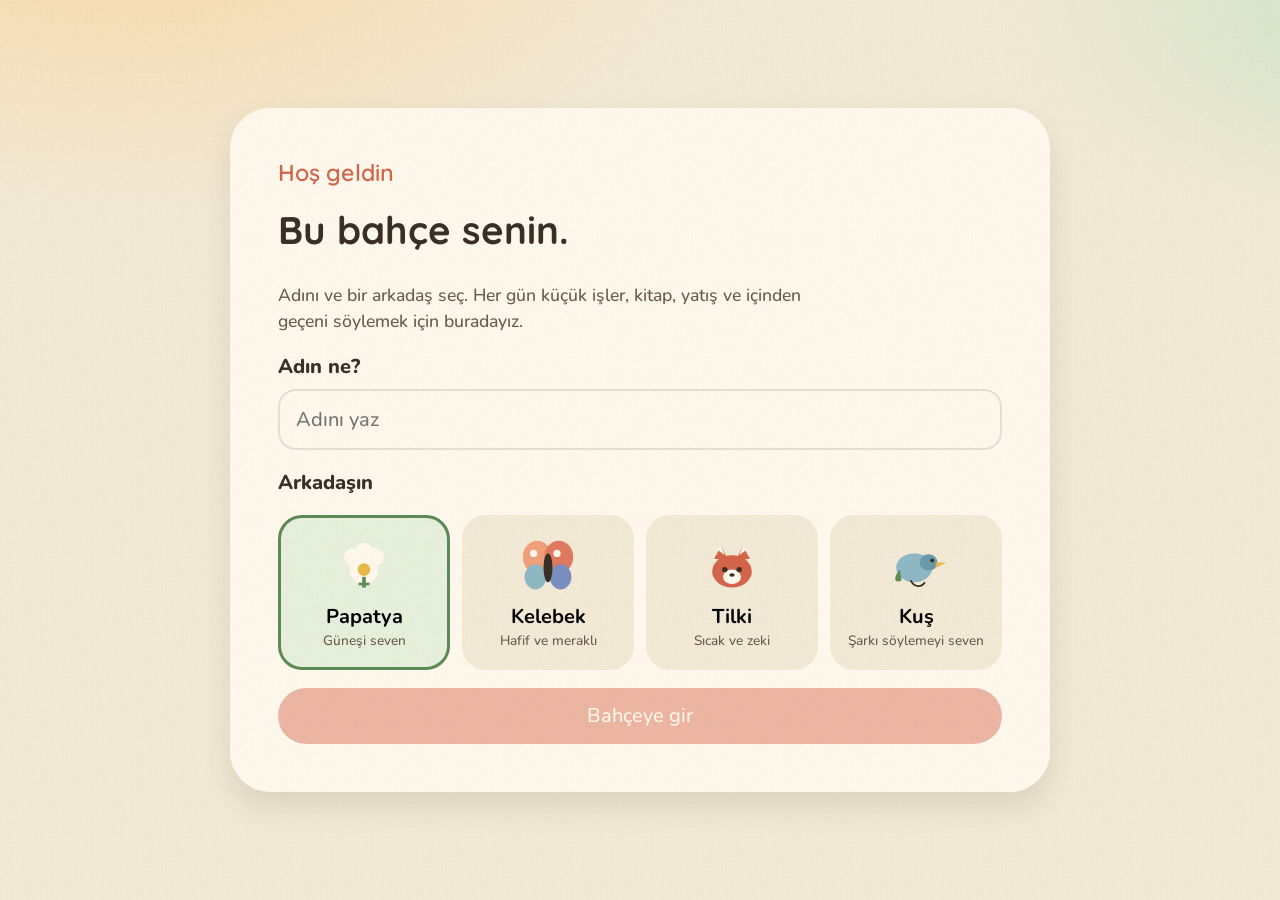
<file: index.html>
<!doctype html>
<html lang="tr">
  <head>
    <meta charset="UTF-8" />
    <link rel="icon" type="image/svg+xml" href="/favicon.svg" />
    <meta
      name="viewport"
      content="width=device-width, initial-scale=1.0, viewport-fit=cover"
    />
    <meta name="theme-color" content="#5d8a55" />
    <meta name="apple-mobile-web-app-capable" content="yes" />
    <meta name="apple-mobile-web-app-status-bar-style" content="black" />
    <meta name="apple-mobile-web-app-title" content="Gün Bahçem" />
    <link rel="apple-touch-icon" href="/pwa-192.svg" />
    <title>Gün Bahçem</title>
    <script type="module" crossorigin src="/assets/index-CwpUVv1-.js"></script>
    <link rel="stylesheet" crossorigin href="/assets/index-CKWTnZOH.css">
  <link rel="manifest" href="/manifest.webmanifest"></head>
  <body>
    <div id="root"></div>
  </body>
</html>
</file>
<file: assets/index-CKWTnZOH.css>
@font-face{font-family:Nunito;font-style:normal;font-display:swap;font-weight:500;src:url(/assets/nunito-latin-500-normal-EugFkASW.woff2)format("woff2"),url(/assets/nunito-latin-500-normal-B5klmw3Q.woff)format("woff")}@font-face{font-family:Nunito;font-style:normal;font-display:swap;font-weight:700;src:url(/assets/nunito-latin-700-normal-Dort48En.woff2)format("woff2"),url(/assets/nunito-latin-700-normal-OcDqTBcA.woff)format("woff")}@font-face{font-family:Nunito;font-style:normal;font-display:swap;font-weight:800;src:url(/assets/nunito-latin-800-normal-Dz8SOQK_.woff2)format("woff2"),url(/assets/nunito-latin-800-normal-D-J0wlBY.woff)format("woff")}@font-face{font-family:Nunito;font-style:normal;font-display:swap;font-weight:500;src:url(/assets/nunito-latin-ext-500-normal-DpF2BH_v.woff2)format("woff2"),url(/assets/nunito-latin-ext-500-normal-CVNQN0KE.woff)format("woff")}@font-face{font-family:Nunito;font-style:normal;font-display:swap;font-weight:700;src:url(/assets/nunito-latin-ext-700-normal-BWeMsAzO.woff2)format("woff2"),url(/assets/nunito-latin-ext-700-normal-D4woHhbd.woff)format("woff")}@font-face{font-family:Nunito;font-style:normal;font-display:swap;font-weight:800;src:url(/assets/nunito-latin-ext-800-normal-CtU8tJOV.woff2)format("woff2"),url(/assets/nunito-latin-ext-800-normal-CDcxIxx8.woff)format("woff")}@font-face{font-family:Quicksand;font-style:normal;font-display:swap;font-weight:600;src:url(/assets/quicksand-latin-600-normal-DTBPeRoM.woff2)format("woff2"),url(/assets/quicksand-latin-600-normal-CkxN0sDw.woff)format("woff")}@font-face{font-family:Quicksand;font-style:normal;font-display:swap;font-weight:700;src:url(/assets/quicksand-latin-700-normal-Dpk7G9Y6.woff2)format("woff2"),url(/assets/quicksand-latin-700-normal-HjJN-aaT.woff)format("woff")}@font-face{font-family:Quicksand;font-style:normal;font-display:swap;font-weight:600;src:url(/assets/quicksand-latin-ext-600-normal-fxOF3zcr.woff2)format("woff2"),url(/assets/quicksand-latin-ext-600-normal-BDPVAPCS.woff)format("woff")}@font-face{font-family:Quicksand;font-style:normal;font-display:swap;font-weight:700;src:url(/assets/quicksand-latin-ext-700-normal-8b1JBoEj.woff2)format("woff2"),url(/assets/quicksand-latin-ext-700-normal-DbLsDSEV.woff)format("woff")}:root{--bg:#f3ead6;--bg-deep:#e5d5b5;--paper:#fff8ec;--ink:#3a2f24;--ink-soft:#6a5a4a;--moss:#3f6f4a;--leaf:#5d8a55;--sage:#c5d9c3;--coral:#d4654a;--peach:#f0a07a;--sun:#e8b84a;--sky:#8eb8c4;--petal:#f2c4c0;--shadow:0 14px 30px #3a2f241f;--tap:56px;--radius:28px;--font-display:"Quicksand", "Nunito", sans-serif;--font-body:"Nunito", "Avenir Next", "Segoe UI", sans-serif;--font-hand:"Quicksand", "Nunito", sans-serif}*{box-sizing:border-box}html,body,#root{min-height:100dvh}html{overflow-x:clip}img,svg,video{max-width:100%}body{color:var(--ink);font:clamp(17px, 2.6vw + 12px, 20px)/1.45 var(--font-body);-webkit-tap-highlight-color:transparent;touch-action:manipulation;background:radial-gradient(1200px 600px at 10% -10%, #f7d9a8 0%, transparent 50%), radial-gradient(900px 500px at 110% 0%, #cfe4c8 0%, transparent 46%), var(--bg);margin:0}body:before{content:"";pointer-events:none;opacity:.18;background-image:url("data:image/svg+xml,%3Csvg xmlns='http://www.w3.org/2000/svg' width='140' height='140'%3E%3Cfilter id='n'%3E%3CfeTurbulence baseFrequency='.8' /%3E%3C/filter%3E%3Crect width='140' height='140' filter='url(%23n)' opacity='.35'/%3E%3C/svg%3E");position:fixed;inset:0}h1,h2,h3{font-family:var(--font-display);margin:0 0 .35em;font-weight:700;line-height:1.15}h1{font-size:clamp(1.8rem,3vw,2.4rem)}h2{font-size:clamp(1.5rem,2.6vw,2rem)}p{margin:0}button,input,textarea{font:inherit}button{min-height:var(--tap);cursor:pointer;border:0;border-radius:999px}a{color:inherit;text-decoration:none}.eyebrow{font-family:var(--font-hand);color:var(--coral);margin:0;font-size:1.45rem}.soft{color:var(--ink-soft)}.center{text-align:center}.lead{color:var(--ink-soft);max-width:36rem;font-size:1.1rem}.footnote{color:var(--ink-soft);text-align:center;font-size:.95rem}.boot{text-align:center;place-content:center;gap:12px;min-height:100svh;display:grid}.sprout{width:42px;height:42px;box-shadow:var(--shadow);background:radial-gradient(circle at 50% 60%,#6b9b6e 0 40%,#0000 41%),linear-gradient(#5d8a55,#5d8a55) 50% 80%/6px 18px no-repeat,#fff8ec;border-radius:50%;display:inline-block}.sprout-btn{cursor:pointer;border:0;flex-shrink:0;padding:0;animation:3.6s ease-in-out infinite sprout-breathe}.sprout-btn:active{transform:scale(.94)}.primary,.ghost{justify-content:center;align-items:center;padding:0 1.4rem;display:inline-flex}.primary{background:var(--coral);color:#fff8ec;box-shadow:0 8px #a84a36}.primary:disabled{opacity:.45;box-shadow:none}.primary.xl{width:100%;min-height:72px;font-size:1.15rem}.primary.compact{min-height:44px;padding:0 14px;box-shadow:0 5px #a84a36}.ghost{color:var(--ink);background:0 0;border:2px solid #3a2f242e}.btn-row{flex-wrap:wrap;justify-content:center;gap:12px;display:flex}.field{text-align:left;gap:8px;display:grid}.field span,.field-label{font-weight:800}.field input,.field textarea{background:var(--paper);width:100%;min-height:var(--tap);color:var(--ink);border:2px solid #3a2f241f;border-radius:18px;padding:14px 16px}.field textarea{resize:none;min-height:96px}.onboard{min-height:100dvh;padding:max(24px, env(safe-area-inset-top)) max(24px, env(safe-area-inset-right)) max(24px, env(safe-area-inset-bottom)) max(24px, env(safe-area-inset-left));place-items:center;display:grid}.onboard-card{background:var(--paper);width:min(820px,100%);box-shadow:var(--shadow);border-radius:40px;gap:18px;padding:clamp(24px,4vw,48px);display:grid}.avatar-pick{grid-template-columns:repeat(4,1fr);gap:12px;display:grid}.avatar-pick button{background:#f3ead6;border:3px solid #0000;border-radius:24px;justify-items:center;padding:12px 8px 16px;display:grid}.avatar-pick button.is-on{border-color:var(--leaf);background:#e7f0dc}.avatar-pick svg{width:72px;height:72px}.avatar-pick span{color:var(--ink-soft);font-size:.85rem}.shell{grid-template-rows:auto 1fr auto;min-height:100svh;display:grid}.topbar{padding:calc(12px + env(safe-area-inset-top)) calc(22px + env(safe-area-inset-right)) 8px calc(22px + env(safe-area-inset-left));justify-content:space-between;align-items:center;gap:16px;display:flex}.brand,.top-meta{align-items:center;gap:12px;display:flex}.session-pill,.clock-link{background:var(--paper);box-shadow:var(--shadow);border-radius:999px;padding:10px 16px;font-size:.95rem}.clock-link{font-weight:800}.avatar-mini{background:var(--paper);width:52px;height:52px;box-shadow:var(--shadow);border-radius:50%;padding:4px}.stage{padding:8px max(16px, env(safe-area-inset-right)) calc(118px + env(safe-area-inset-bottom)) max(16px, env(safe-area-inset-left));width:min(1080px,100%);margin:0 auto}.dock{z-index:20;padding:10px max(12px, env(safe-area-inset-right)) calc(12px + env(safe-area-inset-bottom)) max(12px, env(safe-area-inset-left));background:color-mix(in srgb, var(--bg) 82%, #fff8ec);-webkit-backdrop-filter:blur(10px);backdrop-filter:blur(10px);grid-template-columns:repeat(6,1fr);gap:8px;display:grid;position:fixed;bottom:0;left:0;right:0}.dock-short{display:none}.dock a{background:var(--paper);border-radius:18px;place-items:center;min-height:58px;font-size:.92rem;font-weight:800;display:grid}.dock a.active{background:var(--leaf);color:#fff8ec}.today,.time-game,.moods,.garden-page,.close-page,.detail,.daily,.badges-page,.move-page{gap:18px;display:grid}.today-hero,.panel,.learn-card,.garden-peek,.daily,.detail{background:var(--paper);border-radius:var(--radius);box-shadow:var(--shadow);padding:20px}.date-line{font-family:var(--font-hand);font-size:1.6rem}.ring-wrap{width:148px;height:148px;margin:12px auto 0;position:relative}.ring{width:100%;height:100%}.ring-copy{text-align:center;place-content:center;display:grid;position:absolute;inset:0}.ring-copy strong{font-family:var(--font-display);font-size:1.6rem}.ring-copy em{color:var(--ink-soft);font-size:.85rem;font-style:normal}.panel-head{justify-content:space-between;align-items:baseline;margin-bottom:10px;display:flex}.habit-list{gap:10px;display:grid}.habit-card{background:#f3ead6;border:2px solid #0000;border-radius:22px;grid-template-columns:auto 1fr auto;align-items:center;gap:12px;min-height:76px;padding:10px 14px;display:grid}.habit-card.is-now{border-color:var(--leaf)}.habit-card.is-done{background:#e7f0dc}.habit-glyph{place-items:center;width:56px;height:56px;display:grid}.habit-glyph svg,.habit-glyph.lg svg{width:56px;height:56px}.habit-glyph.lg{width:72px;height:72px}.habit-copy{display:grid}.habit-copy em,.habit-copy small{color:var(--ink-soft);font-size:.85rem;font-style:normal}.habit-check{border:2px solid #3a2f2433;border-radius:50%;place-items:center;width:36px;height:36px;display:grid}.habit-check.on{background:var(--leaf);color:#fff8ec;border-color:var(--leaf)}.today-split{grid-template-columns:1.1fr .9fr;gap:16px;display:grid}.move-peek{background:var(--paper);border-radius:var(--radius);box-shadow:var(--shadow);grid-template-columns:120px 1fr;align-items:center;gap:12px;padding:10px 18px 10px 10px;display:grid}.move-peek em{font-family:var(--font-hand);color:var(--coral);font-size:1.35rem}.move-peek strong{font-family:var(--font-display);font-size:1.25rem;display:block}.move-peek p{color:var(--ink-soft)}.learn-card{grid-template-columns:118px 1fr;align-items:center;gap:12px;min-height:0;display:grid;overflow:hidden}.learn-card .story-art{object-fit:cover;border-radius:22px;width:118px;height:88px}.learn-copy{gap:6px;min-width:0;display:grid}.learn-card em{font-family:var(--font-hand);color:var(--coral);font-size:1.25rem;line-height:1.15}.learn-copy strong{font-family:var(--font-display);overflow-wrap:anywhere;font-size:1.15rem;line-height:1.3;display:block}.learn-copy small{color:var(--ink-soft);font-size:.88rem}.garden-peek{padding:0;display:grid;overflow:hidden}.garden-peek span{padding:10px 16px 14px;font-weight:800}.garden-scene{border-radius:24px;width:100%;height:auto;display:block}.garden-egg{cursor:pointer;outline:none}.garden-egg:not(.is-found){animation:2.8s ease-in-out infinite egg-wiggle}.egg-toast{text-align:center;background:#e7f0dc;border-radius:20px;padding:14px 18px;font-weight:800}.wonder-toast{left:50%;bottom:calc(92px + env(safe-area-inset-bottom));z-index:45;text-align:center;width:min(420px,100vw - 32px);box-shadow:var(--shadow);pointer-events:none;background:#e7f0dc;border-radius:22px;margin:0;padding:14px 18px;font-weight:800;position:fixed;transform:translate(-50%)}.wanderer{z-index:40;cursor:pointer;background:0 0;border:0;justify-content:center;align-items:center;width:76px;height:52px;padding:0;animation:16s linear forwards wander-fly;display:flex;position:fixed;top:16%;left:-80px}.wanderer-wing{background:#e07a5f;border-radius:70% 70% 40% 40%;width:24px;height:30px;animation:.28s ease-in-out infinite alternate wing-flap}.wanderer-wing.right{background:#f0a07a}.wanderer-body{background:#3a2f24;border-radius:4px;width:6px;height:22px;margin:0 -5px}.link-btn{min-height:var(--tap);border-radius:999px;justify-content:center;align-items:center;padding:0 1.4rem;display:inline-flex}.center-link{justify-self:center}.badge-group{gap:12px;display:grid}.badge-group h3{margin:0;font-size:1.2rem}.badge-grid{grid-template-columns:repeat(auto-fill,minmax(168px,1fr));gap:12px;margin:0;padding:0;list-style:none;display:grid}.badge-card{background:var(--paper);box-shadow:var(--shadow);text-align:center;border-radius:22px;justify-items:center;gap:6px;min-height:168px;margin:0;padding:16px 14px 14px;display:grid}.badge-card strong{font-family:var(--font-display);font-size:1.02rem;line-height:1.2}.badge-card p{color:var(--ink-soft);font-size:.88rem}.badge-icon{background:#e7f0dc;border-radius:50%;place-items:center;width:56px;height:56px;display:grid}.badge-icon svg{width:38px;height:38px}.badge-card.is-on{outline:3px solid color-mix(in srgb, var(--leaf) 70%, #e8b84a);background:#fff8ec}.badge-card.is-on .badge-icon{background:#dcecc8}.badge-card.is-wait{opacity:.42;filter:grayscale(.45);box-shadow:none}.page-head{gap:6px;display:grid}.chip-row,.feel-grid{flex-wrap:wrap;gap:10px;display:flex}.chip,.feel{min-height:var(--tap);background:#f3ead6;border-radius:20px;padding:12px 16px}.chip.is-on,.feel.is-on{outline:3px solid var(--leaf);background:#e7f0dc}.feel{text-align:left;flex:160px;display:grid}.feel span{color:var(--ink-soft);font-size:.9rem}.visual-timer{width:min(280px,70vw);margin:0 auto;position:relative}.visual-timer svg{width:100%;height:auto}.visual-timer-copy{text-align:center;place-content:center;display:grid;position:absolute;inset:0}.visual-timer-copy strong{font-family:var(--font-display);font-size:2.2rem}.visual-timer.is-running{animation:1.8s ease-in-out infinite pulse}.center-block{justify-items:center;gap:16px;display:grid}.mood-grid{grid-template-columns:repeat(3,1fr);gap:12px;display:grid}.mood-chip{background:var(--paper);box-shadow:var(--shadow);border:3px solid #0000;border-radius:24px;justify-items:center;gap:6px;min-height:140px;padding:12px 8px 16px;display:grid}.mood-chip svg{width:64px;height:64px}.mood-chip span{color:var(--ink-soft);text-align:center;font-size:.82rem}.mood-chip.is-on{border-color:var(--mood,var(--leaf))}.week-moods ol{grid-template-columns:repeat(7,1fr);gap:8px;margin:12px 0;padding:0;list-style:none;display:grid}.week-moods li{background:var(--paper);text-align:center;box-shadow:var(--shadow);border-radius:16px;gap:4px;padding:10px 6px;display:grid}.week-moods span{color:var(--ink-soft);font-size:.8rem}.garden-frame{box-shadow:var(--shadow);border-radius:32px;overflow:hidden}.piece-list{flex-wrap:wrap;gap:8px;margin:0;padding:0;list-style:none;display:flex}.piece-list li{background:var(--paper);color:var(--ink-soft);border-radius:999px;padding:8px 14px}.piece-list li.on{color:var(--ink);background:#e7f0dc}.detail-head{align-items:center;gap:16px;display:flex}.back{color:var(--moss);font-weight:800}button.back{box-shadow:none;background:0 0;border-radius:0;justify-self:start;min-height:auto;padding:0}.prompt{font-family:var(--font-hand);font-size:1.7rem;line-height:1.3}.daily-story{gap:14px}.story-sheet{box-shadow:var(--shadow);text-align:center;background:#fff8ec;border-radius:32px;justify-items:center;gap:10px;padding:16px 18px 20px;display:grid}.story-art{aspect-ratio:4/3;object-fit:cover;background:#f3ead6;border-radius:28px;width:100%;height:auto;display:block}.story-nav{grid-template-columns:auto 1fr auto;align-items:center;gap:8px;width:100%;margin-top:4px;display:grid}.story-nav p{text-align:center;margin:0;font-weight:800}.story-who{font-family:var(--font-hand);color:var(--coral);margin:0;font-size:1.35rem;line-height:1.2}.story-quote{max-width:22rem;font-family:var(--font-display);overflow-wrap:anywhere;margin:0;font-size:clamp(1.55rem,4.4vw,2.1rem);font-weight:700;line-height:1.35}.story-prompt{max-width:22rem;color:var(--ink-soft);margin:0;font-size:1.05rem;line-height:1.4}.story-sheet.is-mole{background:#f4ebe0}.story-sheet.is-fox,.learn-card.is-fox{background:#f8e6dc}.story-sheet.is-horse,.learn-card.is-horse{background:#eef1e4}.story-sheet.is-child,.learn-card.is-child{background:#f7ead6}@media (width>=760px){.story-quote,.story-prompt{max-width:28rem}}.result{gap:12px;display:grid}.count-up{text-align:center;padding:20px}.count-up strong{font-family:var(--font-display);font-size:3rem;display:block}.count-up span{color:var(--ink-soft)}.stepper{align-items:center;gap:16px;display:flex}.stepper strong{text-align:center;min-width:2ch;font-size:2rem}.sketch canvas{touch-action:none;background:#fff8ec;border:2px solid #3a2f2414;border-radius:20px;width:100%;height:auto}.sketch-tools{flex-wrap:wrap;align-items:center;gap:8px;margin-top:10px;display:flex}.swatch{border:3px solid #fff8ec;border-radius:50%;width:40px;min-height:40px;box-shadow:0 0 0 2px #3a2f2426}.step-list{gap:10px;margin:0;padding:0;list-style:none;display:grid}.step-list li{background:var(--paper);box-shadow:var(--shadow);border-radius:22px;overflow:hidden}.step-toggle{text-align:left;background:0 0;border-radius:0;grid-template-columns:auto 1fr auto;align-items:center;gap:12px;width:100%;padding:12px 16px;display:grid}.step-num{background:#f3ead6;border-radius:50%;place-items:center;width:36px;height:36px;font-weight:800;display:grid}.step-list li.is-done .step-num{background:var(--leaf);color:#fff8ec}.step-list li.is-open{outline:3px solid var(--leaf)}.step-toggle em{color:var(--ink-soft);font-size:.9rem;font-style:normal}.step-body{gap:12px;padding:0 16px 16px;display:grid}.talk{gap:14px;display:grid}.remind-ask{width:min(1080px,100% - 32px);box-shadow:var(--shadow);background:#e7f0dc;border-radius:22px;gap:10px;margin:0 auto 8px;padding:14px 16px;display:grid}.remind-ask p{margin:0;font-weight:700;line-height:1.35}.ghost.compact{min-height:44px;padding:0 12px}.week-moods li button{background:0 0;border-radius:16px;gap:4px;width:100%;min-height:64px;padding:8px 4px;display:grid}.week-moods li button.is-on{background:#e7f0dc}.week-moods li button.is-today:not(.is-on){outline:2px solid var(--coral)}.week-moods .primary{width:100%}@media (width<=860px){.avatar-pick,.today-split,.mood-grid{grid-template-columns:1fr 1fr}.week-moods ol{grid-template-columns:repeat(4,1fr)}.dock a{text-align:center;min-height:54px;padding:4px 2px;font-size:.78rem}.dock-long{display:none}.dock-short{display:inline}.topbar{flex-wrap:wrap}.top-meta{justify-content:space-between;width:100%}.brand h1{font-size:clamp(1.25rem,5vw,1.8rem)}.badge-grid{grid-template-columns:repeat(auto-fill,minmax(140px,1fr))}}@media (width<=520px){.onboard{padding:16px 12px}.onboard-card{border-radius:28px;padding:20px 16px}.avatar-pick{grid-template-columns:1fr 1fr}.avatar-pick svg{width:56px;height:56px}.dock{grid-template-columns:repeat(3,1fr);gap:6px}.stage{padding-bottom:calc(168px + env(safe-area-inset-bottom))}.today-split{grid-template-columns:1fr}.learn-card{grid-template-columns:96px 1fr}.learn-card .story-art{width:96px}.move-peek{grid-template-columns:88px 1fr;padding:8px 12px 8px 8px}.move-stage.is-compact{width:88px}.habit-card,.move-card{gap:8px;padding:10px}.move-card{grid-template-columns:88px 1fr}.habit-glyph{width:48px;height:48px}.session-pill{padding:8px 12px;font-size:.85rem}}@media (orientation:landscape) and (width>=900px){.today{grid-template-columns:.85fr 1.15fr}.today-hero{grid-row:span 2;align-content:start;display:grid}.today-split,.move-peek{grid-column:1/-1}}@media (orientation:landscape) and (height<=520px){.topbar{padding-top:calc(6px + env(safe-area-inset-top));gap:8px;padding-bottom:0}.brand .eyebrow,.session-pill{display:none}.brand h1{margin:0;font-size:1.25rem}.avatar-mini{width:40px;height:40px}.dock{padding-top:6px;padding-bottom:calc(6px + env(safe-area-inset-bottom));grid-template-columns:repeat(6,1fr);gap:6px}.dock a{min-height:44px;font-size:.72rem}.dock-long{display:none}.dock-short{display:inline}.stage{padding-bottom:calc(72px + env(safe-area-inset-bottom))}.today,.detail,.move-page,.moods,.garden-page,.close-page,.badges-page,.daily{gap:12px}}.move-stage{background:#f3ead6;border-radius:28px;width:min(100%,280px);margin:0 auto;overflow:hidden}.move-stage.is-compact{border-radius:20px;width:110px}.move-clip{aspect-ratio:3/4;object-fit:contain;background:#f3ead6;width:100%;display:block}.move-clip-still,.move-stage.is-still .move-clip-anim{display:none}.move-stage.is-still .move-clip-still{display:block}.move-steps{text-align:left;gap:8px;width:min(100%,340px);margin:0;padding-left:1.3em;display:grid}.move-steps li{color:var(--ink-soft)}.move-goal{text-align:center;font-size:1.2rem;font-weight:800}.move-pick{gap:12px;margin:0;padding:0;list-style:none;display:grid}.move-card{text-align:left;background:#f3ead6;border-radius:24px;grid-template-columns:110px 1fr;align-items:center;gap:12px;width:100%;padding:8px 14px 8px 8px;display:grid}.move-card em{color:var(--ink-soft);font-style:normal;display:block}.move-card.is-on{outline:3px solid var(--leaf);background:#e7f0dc}.move-play{justify-items:center;gap:14px;display:grid}.move-play .visual-timer{width:min(220px,70vw)}@media (prefers-reduced-motion:reduce){.visual-timer.is-running,.garden-egg:not(.is-found),.night-star,.night-firefly,.night-clock.is-ringing .night-wake,.wanderer,.wanderer-wing,.sprout-btn,.badge-ceremony-card,.badge-ceremony-icon,.badge-spark{animation:none}.wanderer{top:92px;left:auto;right:18px}.move-clip-anim{display:none}.move-clip-still{display:block}}@keyframes pulse{50%{transform:scale(1.02)}}.field small{color:var(--ink-soft);margin-top:6px;font-size:.88rem;display:block}body:has(.night-clock){background:#16143a}body:has(.night-clock):before{display:none}.night-clock{isolation:isolate;color:#f4ead4;width:100%;min-height:100dvh;padding:calc(16px + env(safe-area-inset-top)) calc(20px + env(safe-area-inset-right)) calc(20px + env(safe-area-inset-bottom)) calc(20px + env(safe-area-inset-left));background:#16143a;align-content:start;gap:16px;display:grid;position:relative;overflow:hidden}.night-sky{z-index:-1;color:#16143a;background:radial-gradient(at 70% 0,#3a2f72 0%,#16143a 52%,#0d1028 100%);position:absolute;inset:0}.night-sky.is-sunrise{background:radial-gradient(at 50% 110%,#f3b06a 0%,#c46a4a 28%,#2a1848 70%,#16143a 100%)}.night-glow{background:radial-gradient(circle,#f6e7b866 0%,#0000 70%);border-radius:50%;width:180px;height:180px;position:absolute;top:8%;right:8%}.night-moon{width:min(22vw,92px);filter:drop-shadow(0 0 calc(6px + 20px * var(--moon-lit,.4)) #f6e7b8aa);position:absolute;top:9%;right:10%}.night-moon.is-new{opacity:.72}.night-moon.is-full{filter:drop-shadow(0 0 26px #f6e7b8cc)}.night-star{background:#fff6d4;border-radius:50%;width:5px;height:5px;animation:2.8s ease-in-out infinite star-twinkle;position:absolute;box-shadow:0 0 8px #fff6d4}.night-star.s1{top:12%;left:12%}.night-star.s2{animation-delay:.4s;top:18%;left:28%}.night-star.s3{width:3px;height:3px;animation-delay:1s;top:8%;left:46%}.night-star.s4{animation-delay:.8s;top:22%;left:62%}.night-star.s5{width:4px;height:4px;top:14%;left:78%}.night-star.s6{width:3px;height:3px;animation-delay:1.4s;top:28%;left:18%}.night-star.s7{animation-delay:.2s;top:32%;left:88%}.night-star.s8{width:3px;height:3px;animation-delay:1.8s;top:6%;left:68%}.night-firefly{background:#d6f38a;border-radius:50%;width:7px;height:7px;animation:7s ease-in-out infinite firefly;position:absolute;box-shadow:0 0 12px #d6f38a}.night-firefly.f1{bottom:22%;left:18%}.night-firefly.f2{animation-delay:1.6s;bottom:28%;left:42%}.night-firefly.f3{animation-delay:3.2s;bottom:24%;left:70%}.night-hills{width:100%;height:22vh;min-height:90px;position:absolute;bottom:0;left:0;right:0}.night-clock.is-dim .night-top,.night-clock.is-dim .night-quote,.night-clock.is-dim .night-hold,.night-clock.is-dim .night-sky-note,.night-clock.is-dim .night-settings,.night-clock.is-dim .night-wake,.night-clock.is-dim .night-rest{opacity:.22}.night-clock.is-dim .night-event{opacity:.42}.night-clock.is-dim .night-time,.night-clock.is-dim .night-line{opacity:.72}.night-clock.is-ringing .night-wake{animation:1.4s ease-in-out infinite sun-pulse}.night-gate{text-align:center;place-content:center;max-width:36rem;margin:0 auto}.night-gate h1,.night-clock h1{color:#fff6d4}.night-gate .soft,.night-gate p{color:#d7c9a8}.night-gate .ghost{color:#f4ead4;box-shadow:none;background:0 0;border:2px solid #f4ead466}.night-top{opacity:.8;justify-content:space-between;align-items:center;font-size:.95rem;display:flex}.night-tools{gap:12px;display:flex}.night-tools button,.night-tools a{color:inherit;min-height:auto;box-shadow:none;background:0 0;padding:0}.night-face{text-align:center;padding-top:8px}.night-date{font-family:var(--font-hand);color:#f0d48a;margin-bottom:.2em;font-size:1.5rem}.night-time{font-family:var(--font-display);letter-spacing:.04em;font-variant-numeric:tabular-nums;color:#fff6d4;text-shadow:0 0 28px #f6e7b855;margin:0;font-size:clamp(5rem,18vw,8.5rem);line-height:.9}.night-line,.night-alarm,.night-rest,.night-hold,.night-sky-note{color:#d7c9a8}.night-cards{text-align:center;justify-items:center;gap:10px;display:grid}.night-event{background:radial-gradient(circle at 88% 12%,#ffe08a66 0%,#0000 36%),linear-gradient(165deg,#6a3e22ee,#3d2458f2 58%,#2a1848f5);border-radius:32px;gap:6px;width:min(100%,420px);padding:18px 22px 16px;animation:3.6s ease-in-out infinite event-glow;display:grid;position:relative;overflow:hidden;box-shadow:0 0 0 2px #f3c36a99,0 0 28px #f3c36a44}.night-event-stars{pointer-events:none;position:absolute;inset:0}.night-event-stars i{clip-path:polygon(50% 0,61% 35%,98% 35%,68% 57%,79% 91%,50% 70%,21% 91%,32% 57%,2% 35%,39% 35%);background:#fff6d4;width:7px;height:7px;animation:2.4s ease-in-out infinite star-twinkle;position:absolute;box-shadow:0 0 10px #f3c36a}.night-event-stars i:first-child{top:14px;right:18px}.night-event-stars i:nth-child(2){width:5px;height:5px;animation-delay:.8s;top:28px;right:42px}.night-event-stars i:nth-child(3){width:6px;height:6px;animation-delay:1.4s;bottom:16px;left:18px}.night-event em{font-style:normal;font-family:var(--font-hand);color:#f3c36a;font-size:1.3rem;display:block}.night-event strong{color:#fff6d4;font-size:clamp(1.55rem,3.8vw,2.05rem);line-height:1.2}.night-event p{color:#f0d48acc;margin:0;font-size:.98rem}.night-quote{text-align:center;justify-items:center;gap:4px;width:min(100%,380px);padding:0 8px;display:grid}.night-quote-who{font-family:var(--font-hand);color:#cbb892;margin:0;font-size:1.05rem;line-height:1.2}.night-quote blockquote{max-width:22rem;font-family:var(--font-display);color:#d7c9a8;margin:0;font-size:clamp(1.05rem,2.6vw,1.25rem);font-weight:600;line-height:1.35}.night-wake{color:#3a2410;background:linear-gradient(#f3c36a,#e38a4a);border-radius:999px;justify-self:center;width:min(100%,420px);min-height:88px;font-size:1.5rem;box-shadow:0 8px #b45a2c,0 0 24px #f3c36a66}.night-settings{background:#2a2460cc;border-radius:22px;gap:12px;padding:16px;display:grid}.night-settings label{gap:6px;display:grid}.night-settings input[type=time],.night-settings input[type=text]{color:#fff6d4;background:#16143a;border:1px solid #f0d48a66}@media (orientation:landscape) and (height>=521px){.night-clock:not(.night-gate){grid-template-rows:auto 1fr auto;grid-template-columns:1.25fr .85fr;align-content:stretch}.night-top{grid-column:1/-1}.night-face,.night-cards{align-self:center}.night-wake,.night-rest,.night-settings{grid-column:1/-1}}@media (orientation:landscape) and (height<=520px){.night-clock:not(.night-gate){grid-template-columns:1fr;gap:8px;padding:10px 16px 12px}.night-time{font-size:clamp(3.2rem,18vh,5.4rem)}.night-hills{height:14vh;min-height:56px}.night-moon{width:56px;top:6%}.night-wake{min-height:64px}.night-quote{gap:6px;padding:10px 14px}.night-quote blockquote{font-size:1.15rem}}@keyframes star-twinkle{50%{opacity:.25;transform:scale(.7)}}@keyframes event-glow{50%{box-shadow:0 0 0 2px #ffe08acc,0 0 36px #f3c36a66}}@keyframes firefly{0%,to{opacity:.35;transform:translate(0)}50%{opacity:1;transform:translate(18px,-22px)}}@keyframes sun-pulse{50%{transform:scale(1.04);box-shadow:0 8px #b45a2c,0 0 36px #f3c36aaa}}@keyframes egg-wiggle{0%,to{transform:translateY(0)}50%{transform:translateY(-3px)}}@keyframes wander-fly{0%{transform:translate(0)rotate(-8deg)}25%{transform:translate(28vw,-18px)rotate(6deg)}50%{transform:translate(54vw,14px)rotate(-4deg)}75%{transform:translate(78vw,-10px)rotate(8deg)}to{transform:translate(112vw,8px)rotate(-6deg)}}@keyframes wing-flap{0%{transform:scaleX(1)rotate(-8deg)}to{transform:scaleX(.55)rotate(10deg)}}@keyframes sprout-breathe{0%,to{transform:scale(1)}50%{transform:scale(1.06)}}.badge-ceremony{z-index:80;background:#3a2f246b;place-items:center;padding:24px;display:grid;position:fixed;inset:0}.badge-ceremony-burst{pointer-events:none;position:absolute;inset:0;overflow:hidden}.badge-spark{background:#e8b84a;border-radius:50%;width:12px;height:12px;animation:1.35s ease-out infinite spark-fly;position:absolute;top:42%;left:50%}.badge-spark.spark-1{--dx:-140px;--dy:-90px;background:#e8b84a}.badge-spark.spark-2{--dx:130px;--dy:-80px;background:#f0a07a;animation-delay:.1s}.badge-spark.spark-3{--dx:-40px;--dy:-140px;background:#fff8ec;animation-delay:.18s}.badge-spark.spark-4{--dx:50px;--dy:120px;background:#6b9b6e;animation-delay:80ms}.badge-spark.spark-5{--dx:-160px;--dy:40px;background:#d4654a;animation-delay:.22s}.badge-spark.spark-6{--dx:160px;--dy:30px;background:#e8b84a;animation-delay:.28s}.badge-spark.spark-7{--dx:-90px;--dy:110px;background:#f2c4c0;animation-delay:.14s}.badge-spark.spark-8{--dx:100px;--dy:-130px;background:#8eb8c4;animation-delay:.32s}.badge-spark.spark-9{--dx:20px;--dy:-160px;background:#e8b84a;animation-delay:.4s}.badge-spark.spark-10{--dx:-20px;--dy:150px;background:#5d8a55;animation-delay:.36s}.badge-spark.spark-11{--dx:180px;--dy:-20px;background:#f0a07a;animation-delay:.2s}.badge-spark.spark-12{--dx:-180px;--dy:-30px;background:#fff8ec;animation-delay:.26s}.badge-ceremony-card{text-align:center;background:#fff8ec;border-radius:36px;justify-items:center;gap:12px;width:min(420px,100%);padding:32px 24px 28px;animation:.55s ease-out ceremony-pop;display:grid;position:relative;box-shadow:0 22px 50px #3a2f243d}.badge-ceremony-card h2{margin:0;font-size:2rem}.badge-ceremony-icon{background:#e7f0dc;border-radius:50%;outline:6px solid #e8b84a;place-items:center;width:112px;height:112px;animation:1.4s ease-in-out infinite ceremony-glow;display:grid}.badge-ceremony-icon svg{width:72px;height:72px}@keyframes ceremony-pop{0%{opacity:0;transform:scale(.72)}to{opacity:1;transform:scale(1)}}@keyframes ceremony-glow{50%{transform:scale(1.06);box-shadow:0 0 28px #e8b84a88}}@keyframes spark-fly{0%{opacity:0;transform:translate(-50%,-50%)scale(.4)}25%{opacity:1}to{transform:translate(calc(-50% + var(--dx)), calc(-50% + var(--dy))) scale(1);opacity:0}}.parent-panel{max-width:720px;min-height:100dvh;margin:0 auto;padding:clamp(1rem,3vw,2rem) clamp(1rem,4vw,2.5rem) 3rem}.parent-head{justify-content:space-between;align-items:flex-start;gap:1rem;margin-bottom:1.5rem;display:flex}.parent-head.compact{display:block}.parent-head h1{font-size:clamp(1.6rem,4vw,2rem)}.parent-tabs{gap:.5rem;margin-bottom:1.25rem;display:flex}.parent-tabs button{color:var(--ink-soft);font:inherit;cursor:pointer;background:#fff8ecb3;border:1px solid #3a2f241f;border-radius:999px;flex:1;padding:.65rem 1rem;font-weight:700}.parent-tabs button.on{background:var(--paper);color:var(--moss);box-shadow:var(--shadow)}.parent-card{background:var(--paper);border-radius:var(--radius);box-shadow:var(--shadow);margin-bottom:1rem;padding:1.1rem 1.25rem}.parent-card h2{margin-bottom:.35rem;font-size:1.15rem}.parent-glance,.parent-habits{gap:.25rem;display:grid}.parent-habit-status{gap:.45rem;margin:.75rem 0 0;padding:0;list-style:none;display:grid}.parent-habit-status li{color:var(--ink-soft);align-items:center;gap:.55rem;display:flex}.parent-habit-status li.done{color:var(--moss)}.parent-habit-status li span{text-align:center;width:1.2rem;font-weight:700}.parent-dl{gap:.65rem;margin:.75rem 0 0;display:grid}.parent-dl div{grid-template-columns:6.5rem 1fr;gap:.5rem;display:grid}.parent-dl dt{color:var(--ink-soft);margin:0;font-weight:600}.parent-dl dd{margin:0}.parent-mood-week{text-align:center;grid-template-columns:repeat(7,minmax(0,1fr));gap:.35rem;margin:.75rem 0 0;padding:0;font-size:.85rem;list-style:none;display:grid}.parent-mood-week li{gap:.2rem;display:grid}.parent-mood-week span{color:var(--ink-soft);font-size:.75rem}.parent-plan{width:100%;font:inherit;resize:vertical;background:#fffdf8;border:1px solid #3a2f2426;border-radius:16px;margin:.75rem 0 .5rem;padding:.75rem .9rem}.parent-pin{max-width:420px}.parent-pin-form{gap:.85rem;display:grid}.parent-pin-form .field input{letter-spacing:.35em;text-align:center;font-size:1.4rem}.parent-error{color:var(--coral);margin:0;font-weight:600}.parent-back{margin-top:1.25rem;display:inline-block}.parent-habit-edit header{justify-content:space-between;align-items:center;gap:.75rem;margin-bottom:.75rem;display:flex}.parent-tag{color:var(--ink-soft);background:var(--sage);border-radius:999px;padding:.2rem .55rem;font-size:.75rem;font-weight:700}.parent-check{color:var(--ink-soft);align-items:center;gap:.5rem;margin:.5rem 0 .75rem;display:flex}.parent-habit-edit .field textarea{width:100%;font:inherit;background:#fffdf8;border:1px solid #3a2f2426;border-radius:14px;padding:.6rem .75rem}.parent-habit-edit .field input{width:100%}.parent-kutu,.parent-template-form{gap:.25rem;display:grid}.parent-template-row{flex-wrap:wrap;gap:.5rem;margin-top:.5rem;display:flex}.parent-kutu-head{justify-content:space-between;align-items:center;gap:.75rem;margin-bottom:.35rem;display:flex}.parent-extra-list,.parent-order-list,.parent-together-list{gap:.65rem;margin:.75rem 0 0;padding:0;list-style:none;display:grid}.parent-extra-list li,.parent-order-list li,.parent-together-list li{justify-content:space-between;align-items:center;gap:.75rem;display:flex}.parent-extra-list strong,.parent-order-list span:first-child{display:block}.parent-extra-actions{flex-shrink:0;align-items:center;gap:.25rem;display:flex}button.compact,.ghost.compact{padding:.35rem .65rem;font-size:.85rem}.primary.compact{white-space:nowrap;padding:.45rem .85rem;font-size:.9rem}.parent-days{border:none;margin:.5rem 0 0;padding:0}.parent-days legend{color:var(--ink-soft);margin-bottom:.45rem;font-size:.85rem}.parent-days-row{flex-wrap:wrap;gap:.35rem;display:flex}.parent-days label{cursor:pointer;border:1px solid #3a2f241f;border-radius:999px;align-items:center;gap:.25rem;padding:.25rem .55rem;font-size:.8rem;display:inline-flex}.parent-days label.on{background:var(--sage);color:var(--moss);font-weight:700}.parent-days input{opacity:0;pointer-events:none;position:absolute}.parent-template-form select{width:100%;font:inherit;background:#fffdf8;border:1px solid #3a2f2426;border-radius:14px;padding:.6rem .75rem}.weekly-focus-line{margin-top:.35rem;font-style:italic}.together-wait{color:var(--ink-soft);font-weight:600}
</file>
